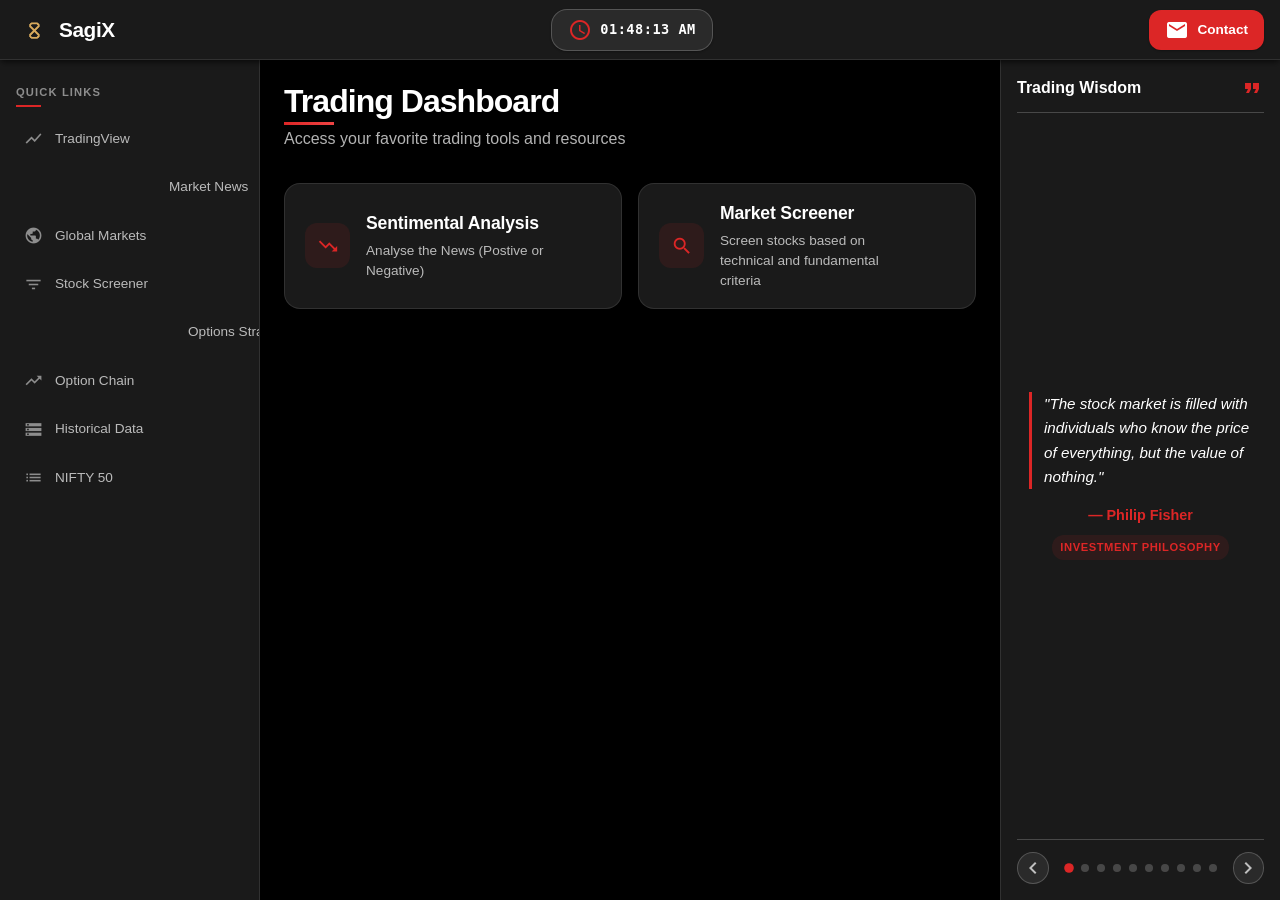
<file: index.html>
<!DOCTYPE html>
<html lang="en">
<head>
    <meta charset="UTF-8">
    <meta name="viewport" content="width=device-width, initial-scale=1.0">
    <title>Sagix - Trading Dashboard</title>
    <link rel="stylesheet" href="./static/css/main-style.css">
    <link href="https://fonts.googleapis.com/icon?family=Material+Icons" rel="stylesheet">
</head>
<body>
    <!-- Header -->
    <header class="header">
        <div class="header-content">
            <div class="header-left">
                <div class="logo">
                <img src="logo.png" alt="sagix logo" class="logo-img">
                    <h1 class="logo-text">SagiX</h1>
                </div>
            </div>
            
            <div class="header-center">
                <div class="clock-container">
                    <span class="material-icons clock-icon">schedule</span>
                    <div id="live-clock" class="live-clock">--:--:-- --</div>
                </div>
            </div>
            
            <div class="header-right">
                <button class="contact-btn">
                    <span class="material-icons">mail</span>
                    <span class="contact-text">Contact</span>
                </button>
                <button class="mobile-menu-btn" id="mobile-menu-btn">
                    <span class="material-icons">menu</span>
                </button>
            </div>
        </div>
    </header>

    <!-- Mobile Menu Overlay -->
    <div class="mobile-menu-overlay" id="mobile-menu-overlay"></div>

    <!-- Main Layout Container -->
    <div class="main-layout">
        <!-- Sidebar -->
        <aside class="sidebar" id="sidebar">
            <nav class="sidebar-nav">
                <h3 class="sidebar-title">Quick Links</h3>
                <ul class="sidebar-menu">
                    <li class="sidebar-item">
                        <a href="https://in.tradingview.com/" target="_blank" class="sidebar-link" title="TradingView Charts">
                            <span class="material-icons">show_chart</span>
                            <span class="sidebar-text">TradingView</span>
                        </a>
                    </li>
                    <li class="sidebar-item">
                        <a href="https://in.investing.com/news/stock-market-news" target="_blank" class="sidebar-link" title="Market News">
                            <span class="material-icons">article</span>
                            <span class="sidebar-text">Market News</span>
                        </a>
                    </li>
                    <li class="sidebar-item">
                        <a href="https://www.moneycontrol.com/markets/global-indices/" target="_blank" class="sidebar-link" title="Global Markets">
                            <span class="material-icons">public</span>
                            <span class="sidebar-text">Global Markets</span>
                        </a>
                    </li>
                    <li class="sidebar-item">
                        <a href="https://www.screener.in/" target="_blank" class="sidebar-link" title="Stock Screener">
                            <span class="material-icons">filter_list</span>
                            <span class="sidebar-text">Stock Screener</span>
                        </a>
                    </li>
                    <li class="sidebar-item">
                        <a href="https://sensibull.com/" target="_blank" class="sidebar-link" title="Options Strategy">
                            <span class="material-icons">insights</span>
                            <span class="sidebar-text">Options Strategy</span>
                        </a>
                    </li>
                    <li class="sidebar-item">
                        <a href="https://www.nseindia.com/option-chain" target="_blank" class="sidebar-link" title="Option Chain">
                            <span class="material-icons">trending_up</span>
                            <span class="sidebar-text">Option Chain</span>
                        </a>
                    </li>
                    <li class="sidebar-item">
                        <a href="https://www.niftyindices.com/reports/historical-data" target="_blank" class="sidebar-link" title="Historical Data">
                            <span class="material-icons">storage</span>
                            <span class="sidebar-text">Historical Data</span>
                        </a>
                    </li>
                    <li class="sidebar-item">
                        <a href="https://www.5paisa.com/nifty-50-stocks-list" target="_blank" class="sidebar-link" title="NIFTY 50">
                            <span class="material-icons">list</span>
                            <span class="sidebar-text">NIFTY 50</span>
                        </a>
                    </li>
                </ul>
            </nav>
        </aside>

        <!-- Main Content -->
        <main class="main-content">
            <div class="content-header">
                <h2 class="page-title">Trading Dashboard</h2>
                <p class="page-subtitle">Access your favorite trading tools and resources</p>
            </div>

            <div class="feature-grid">
                <div class="feature-card" data-path="sentiment" oneclick="navigatetoSentiment()">
                    <div class="feature-icon">
                        <span class="material-icons">trending_down</span>
                    </div>
                    <div class="feature-content">
                        <h3 class="feature-title">Sentimental Analysis</h3>
                        <p class="feature-description">Analyse the News (Postive or Negative) </p>
                    </div>
                    <div class="feature-arrow">
                        <span class="material-icons">arrow_forward</span>
                    </div>
                </div>

                <div class="feature-card" data-path="/screener">
                    <div class="feature-icon">
                        <span class="material-icons">search</span>
                    </div>
                    <div class="feature-content">
                        <h3 class="feature-title">Market Screener</h3>
                        <p class="feature-description">Screen stocks based on technical and fundamental criteria</p>
                    </div>
                    <div class="feature-arrow">
                        <span class="material-icons">arrow_forward</span>
                    </div>
                </div>

                <!--<div class="feature-card" data-path="/technical">
                    <div class="feature-icon">
                        <span class="material-icons">trending_up</span>
                    </div>
                    <div class="feature-content">
                        <h3 class="feature-title">Technical Analysis</h3>
                        <p class="feature-description">Advanced charting and technical indicator tools</p>
                    </div>
                    <div class="feature-arrow">
                        <span class="material-icons">arrow_forward</span>
                    </div>
                </div>

                <div class="feature-card" data-path="/options">
                    <div class="feature-icon">
                        <span class="material-icons">account_balance</span>
                    </div>
                    <div class="feature-content">
                        <h3 class="feature-title">Options Tracker</h3>
                        <p class="feature-description">Monitor and analyze options trading opportunities</p>
                    </div>
                    <div class="feature-arrow">
                        <span class="material-icons">arrow_forward</span>
                    </div>
                </div>

                <div class="feature-card" data-path="/risk">
                    <div class="feature-icon">
                        <span class="material-icons">security</span>
                    </div>
                    <div class="feature-content">
                        <h3 class="feature-title">Risk Manager</h3>
                        <p class="feature-description">Calculate and manage your trading risk exposure</p>
                    </div>
                    <div class="feature-arrow">
                        <span class="material-icons">arrow_forward</span>
                    </div>
                </div>

                <div class="feature-card" data-path="/alerts">
                    <div class="feature-icon">
                        <span class="material-icons">notifications</span>
                    </div>
                    <div class="feature-content">
                        <h3 class="feature-title">Market Alerts</h3>
                        <p class="feature-description">Set custom price and volume alerts for stocks</p>
                    </div>
                    <div class="feature-arrow">
                        <span class="material-icons">arrow_forward</span>
                    </div> 
                </div>-->
            </div>
        </main>

        <!--Quotes Panel -->
        <aside class="quotes-panel">
            <div class="quotes-header">
                <h3 class="quotes-title">Trading Wisdom</h3>
                <span class="material-icons quotes-icon">format_quote</span>
            </div>
            <div class="quotes-content">
                <div class="quote-item active" id="current-quote">
                    <blockquote class="quote-text">
                        "The stock market is filled with individuals who know the price of everything, but the value of nothing."
                    </blockquote>
                    <cite class="quote-author">— Philip Fisher</cite>
                    <span class="quote-category">Investment Philosophy</span>
                </div>
            </div>
            <div class="quotes-controls">
                <button class="quote-nav-btn" id="prev-quote" aria-label="Previous quote">
                    <span class="material-icons">chevron_left</span>
                </button>
                <div class="quote-indicators" id="quote-indicators">
                    <!-- Dynamically populated -->
                </div>
                <button class="quote-nav-btn" id="next-quote" aria-label="Next quote">
                    <span class="material-icons">chevron_right</span>
                </button>
            </div>
        </aside>
    </div>

    

    <script src="./static/js/main-app.js"></script>
</body>
</html>
</file>
<file: static/css/main-style.css>
/* Trading Dashboard CSS - Professional Black & Red Theme (Compact Version) */
:root {
  /* Primary Color Palette */
  --color-black: #000000;
  --color-black-light: #1a1a1a;
  --color-black-medium: #2a2a2a;
  --color-white: #ffffff;
  --color-white-soft: #f8f8f8;
  
  /* Red Palette */
  --color-red-primary: #dc2626;
  --color-red-hover: #b91c1c;
  --color-red-light: #ef4444;
  --color-red-dark: #991b1b;
  --color-red-50: rgba(220, 38, 38, 0.05);
  --color-red-100: rgba(220, 38, 38, 0.1);
  --color-red-200: rgba(220, 38, 38, 0.2);
  
  /* Theme Colors */
  --color-background: var(--color-black);
  --color-surface: var(--color-black-light);
  --color-surface-elevated: var(--color-black-medium);
  --color-text-primary: var(--color-white);
  --color-text-secondary: rgba(255, 255, 255, 0.7);
  --color-text-muted: rgba(255, 255, 255, 0.5);
  --color-primary: var(--color-red-primary);
  --color-primary-hover: var(--color-red-hover);
  --color-border: rgba(255, 255, 255, 0.1);
  --color-border-strong: rgba(255, 255, 255, 0.2);
  
  /* Shadows */
  --shadow-sm: 0 1px 2px 0 rgba(0, 0, 0, 0.3);
  --shadow-md: 0 4px 6px -1px rgba(0, 0, 0, 0.4), 0 2px 4px -1px rgba(0, 0, 0, 0.3);
  --shadow-lg: 0 10px 15px -3px rgba(0, 0, 0, 0.5), 0 4px 6px -2px rgba(0, 0, 0, 0.3);
  --shadow-red: 0 0 20px rgba(220, 38, 38, 0.3);
  --shadow-red-glow: 0 0 30px rgba(220, 38, 38, 0.4);
  
  /* Layout - Reduced Sizes */
  --header-height: 60px;
  --sidebar-width: 260px;
  --sidebar-collapsed: 70px;
  --quotes-width: 280px;
  
  /* Transitions */
  --transition-fast: 0.2s cubic-bezier(0.4, 0, 0.2, 1);
  --transition-normal: 0.3s cubic-bezier(0.4, 0, 0.2, 1);
  --transition-slow: 0.4s cubic-bezier(0.4, 0, 0.2, 1);
  
  /* Border Radius */
  --radius-sm: 4px;
  --radius-md: 8px;
  --radius-lg: 12px;
  --radius-xl: 16px;
  --radius-2xl: 20px;
  
  /* Spacing - Reduced */
  --space-1: 0.25rem;
  --space-2: 0.5rem;
  --space-3: 0.75rem;
  --space-4: 1rem;
  --space-5: 1.25rem;
  --space-6: 1.5rem;
  --space-8: 2rem;
  --space-10: 2.5rem;
  --space-12: 3rem;
  --space-16: 4rem;
}

/* Base Styles */
* {
  margin: 0;
  padding: 0;
  box-sizing: border-box;
}

body {
  font-family: -apple-system, BlinkMacSystemFont, 'Segoe UI', 'Inter', Roboto, sans-serif;
  background-color: var(--color-background);
  color: var(--color-text-primary);
  line-height: 1.5;
  font-size: 14px;
  overflow-x: hidden;
  font-feature-settings: 'cv04', 'cv03', 'cv02', 'cv01';
}

/* Header Styles */
.header {
  position: fixed;
  top: 0;
  left: 0;
  right: 0;
  height: var(--header-height);
  background: var(--color-surface);
  backdrop-filter: blur(20px);
  border-bottom: 1px solid var(--color-border);
  z-index: 1000;
  box-shadow: var(--shadow-md);
}

.header-content {
  display: flex;
  align-items: center;
  justify-content: space-between;
  height: 100%;
  padding: 0 var(--space-4);
  max-width: 100%;
}

.header-left {
  display: flex;
  align-items: center;
  min-width: 0;
}

.logo {
  display: flex;
  align-items: center;
  gap: var(--space-2);
  transition: transform var(--transition-fast);
  cursor: pointer;
}

.logo-img {
  height: 35px;
  width: 35px;
  border-radius: var(--radius-md);
}

.logo-text {
  font-size: 1.3rem;
  font-weight: 800;
  color: var(--color-text-primary);
  letter-spacing: -0.02em;
  position: relative;
}

.logo-text::after {
  content: '';
  position: absolute;
  bottom: -2px;
  left: 0;
  width: 0;
  height: 2px;
  background: var(--color-primary);
  transition: width var(--transition-normal);
}

.logo:hover .logo-text::after {
  width: 100%;
}

.logo:hover {
  transform: translateY(-1px);
}

.header-center {
  flex: 1;
  display: flex;
  justify-content: center;
  min-width: 0;
}

.clock-container {
  display: flex;
  align-items: center;
  gap: var(--space-2);
  background: var(--color-surface-elevated);
  padding: var(--space-2) var(--space-4);
  border-radius: var(--radius-xl);
  border: 1px solid var(--color-border-strong);
  box-shadow: var(--shadow-sm);
  transition: all var(--transition-fast);
}

.clock-container:hover {
  border-color: var(--color-primary);
  box-shadow: var(--shadow-red);
}

.clock-icon {
  color: var(--color-primary);
  font-size: 1.1rem;
}

.live-clock {
  font-family: 'SF Mono', 'Monaco', 'Cascadia Code', monospace;
  font-weight: 600;
  color: var(--color-text-primary);
  font-size: 0.85rem;
  white-space: nowrap;
  letter-spacing: 0.5px;
}

.header-right {
  display: flex;
  align-items: center;
  gap: var(--space-3);
}

.contact-btn {
  display: flex;
  align-items: center;
  gap: var(--space-2);
  background: var(--color-primary);
  color: var(--color-white);
  border: none;
  padding: var(--space-2) var(--space-4);
  border-radius: var(--radius-lg);
  font-weight: 600;
  font-size: 0.85rem;
  cursor: pointer;
  transition: all var(--transition-fast);
  box-shadow: var(--shadow-sm);
  position: relative;
  overflow: hidden;
}

.contact-btn::before {
  content: '';
  position: absolute;
  top: 0;
  left: -100%;
  width: 100%;
  height: 100%;
  background: linear-gradient(90deg, transparent, rgba(255, 255, 255, 0.2), transparent);
  transition: left var(--transition-normal);
}

.contact-btn:hover::before {
  left: 100%;
}

.contact-btn:hover {
  background: var(--color-primary-hover);
  transform: translateY(-2px);
  box-shadow: var(--shadow-red-glow);
}

.mobile-menu-btn {
  display: none;
  background: var(--color-surface-elevated);
  border: 1px solid var(--color-border);
  color: var(--color-text-primary);
  cursor: pointer;
  padding: var(--space-2);
  border-radius: var(--radius-md);
  transition: all var(--transition-fast);
}

.mobile-menu-btn:hover {
  background: var(--color-primary);
  border-color: var(--color-primary);
}

/* Mobile Menu Overlay */
.mobile-menu-overlay {
  position: fixed;
  top: 0;
  left: 0;
  right: 0;
  bottom: 0;
  background: rgba(0, 0, 0, 0.8);
  backdrop-filter: blur(10px);
  z-index: 998;
  opacity: 0;
  visibility: hidden;
  transition: all var(--transition-normal);
}

.mobile-menu-overlay.active {
  opacity: 1;
  visibility: visible;
}

/* Main Layout Container */
.main-layout {
  display: flex;
  margin-top: var(--header-height);
  min-height: calc(100vh - var(--header-height));
  position: relative;
}

/* Sidebar */
.sidebar {
  width: var(--sidebar-width);
  background: var(--color-surface);
  border-right: 1px solid var(--color-border);
  overflow-y: auto;
  flex-shrink: 0;
  height: calc(100vh - var(--header-height));
  position: sticky;
  top: var(--header-height);
}

.sidebar-nav {
  padding: var(--space-6) 0;
}

.sidebar-title {
  font-size: 0.7rem;
  font-weight: 700;
  color: var(--color-text-muted);
  text-transform: uppercase;
  letter-spacing: 0.1em;
  margin: 0 var(--space-4) var(--space-4);
  position: relative;
}

.sidebar-title::after {
  content: '';
  position: absolute;
  bottom: -6px;
  left: 0;
  width: 25px;
  height: 2px;
  background: var(--color-primary);
}

.sidebar-menu {
  list-style: none;
}

.sidebar-item {
  margin-bottom: var(--space-1);
}

.sidebar-link {
  display: flex;
  align-items: center;
  gap: var(--space-3);
  padding: var(--space-3) var(--space-4);
  color: var(--color-text-secondary);
  text-decoration: none;
  transition: all var(--transition-fast);
  position: relative;
  border-radius: 0;
  margin: 0 var(--space-2);
  font-size: 0.85rem;
}

.sidebar-link::before {
  content: '';
  position: absolute;
  left: 0;
  top: 50%;
  transform: translateY(-50%);
  width: 0;
  height: 0;
  background: var(--color-primary);
  transition: all var(--transition-fast);
  border-radius: 0 var(--radius-sm) var(--radius-sm) 0;
}

.sidebar-link:hover::before {
  width: 3px;
  height: 50%;
}

.sidebar-link:hover {
  background: var(--color-red-50);
  color: var(--color-text-primary);
  border-radius: var(--radius-lg);
}

.sidebar-link:hover .material-icons {
  color: var(--color-primary);
  transform: scale(1.1);
}

.sidebar-link .material-icons {
  font-size: 1.2rem;
  color: var(--color-text-muted);
  transition: all var(--transition-fast);
  flex-shrink: 0;
}

.sidebar-text {
  font-weight: 500;
  white-space: nowrap;
}

/* Main Content */
.main-content {
  flex: 1;
  padding: var(--space-6);
  min-height: calc(100vh - var(--header-height));
  overflow-x: auto;
  background: var(--color-background);
}

.content-header {
  margin-bottom: var(--space-8);
}

.page-title {
  font-size: 2rem;
  font-weight: 900;
  color: var(--color-text-primary);
  margin-bottom: var(--space-2);
  letter-spacing: -0.03em;
  line-height: 1.1;
  position: relative;
}

.page-title::after {
  content: '';
  position: absolute;
  bottom: -6px;
  left: 0;
  width: 50px;
  height: 3px;
  background: linear-gradient(90deg, var(--color-primary), var(--color-red-light));
}

.page-subtitle {
  font-size: 1rem;
  color: var(--color-text-secondary);
  font-weight: 400;
  line-height: 1.5;
}

/* Feature Grid */
.feature-grid {
  display: grid;
  grid-template-columns: repeat(auto-fit, minmax(280px, 1fr));
  gap: var(--space-4);
  width: 100%;
}

.feature-card {
  background: var(--color-surface);
  border: 1px solid var(--color-border);
  border-radius: var(--radius-xl);
  padding: var(--space-4) var(--space-5);
  cursor: pointer;
  transition: all var(--transition-normal);
  display: flex;
  align-items: center;
  gap: var(--space-4);
  position: relative;
  overflow: hidden;
}

.feature-card::before {
  content: '';
  position: absolute;
  top: 0;
  left: 0;
  right: 0;
  height: 3px;
  background: linear-gradient(90deg, var(--color-primary), var(--color-red-light));
  transform: scaleX(0);
  transform-origin: left;
  transition: transform var(--transition-normal);
}

.feature-card:hover::before {
  transform: scaleX(1);
}

.feature-card:hover {
  transform: translateY(-3px);
  box-shadow: var(--shadow-red);
  border-color: var(--color-primary);
  background: var(--color-surface-elevated);
}

.feature-icon {
  display: flex;
  align-items: center;
  justify-content: center;
  width: 45px;
  height: 45px;
  background: var(--color-red-100);
  border-radius: var(--radius-lg);
  flex-shrink: 0;
  transition: all var(--transition-normal);
  position: relative;
}

.feature-card:hover .feature-icon {
  background: var(--color-primary);
  transform: scale(1.05) rotate(3deg);
  box-shadow: var(--shadow-red);
}

.feature-icon .material-icons {
  font-size: 1.4rem;
  color: var(--color-primary);
  transition: color var(--transition-normal);
}

.feature-card:hover .feature-icon .material-icons {
  color: var(--color-white);
}

.feature-content {
  flex: 1;
  min-width: 0;
}

.feature-title {
  font-size: 1.1rem;
  font-weight: 700;
  color: var(--color-text-primary);
  margin-bottom: var(--space-1);
  letter-spacing: -0.01em;
}

.feature-description {
  color: var(--color-text-secondary);
  line-height: 1.5;
  font-size: 0.85rem;
}

.feature-arrow {
  opacity: 0;
  transform: translateX(-10px);
  transition: all var(--transition-normal);
  color: var(--color-primary);
  flex-shrink: 0;
  font-size: 1.3rem;
}

.feature-card:hover .feature-arrow {
  opacity: 1;
  transform: translateX(0);
}

/* Quotes Panel */
.quotes-panel {
  width: var(--quotes-width);
  background: var(--color-surface);
  border-left: 1px solid var(--color-border);
  padding: var(--space-4);
  flex-shrink: 0;
  overflow-y: auto;
  display: flex;
  flex-direction: column;
  height: calc(100vh - var(--header-height));
  position: sticky;
  top: var(--header-height);
}

.quotes-header {
  display: flex;
  align-items: center;
  justify-content: space-between;
  margin-bottom: var(--space-4);
  padding-bottom: var(--space-3);
  border-bottom: 1px solid var(--color-border-strong);
}

.quotes-title {
  font-size: 1rem;
  font-weight: 700;
  color: var(--color-text-primary);
}

.quotes-icon {
  color: var(--color-primary);
  font-size: 1.4rem;
}

.quotes-content {
  flex: 1;
  display: flex;
  align-items: center;
  justify-content: center;
  position: relative;
  min-height: 300px;
}

.quote-item {
  text-align: center;
  opacity: 1;
  transform: translateY(0);
  transition: all var(--transition-slow);
  width: 100%;
  padding: var(--space-3);
}

.quote-item.fade-out {
  opacity: 0;
  transform: translateY(20px);
}

.quote-text {
  font-size: 0.95rem;
  line-height: 1.6;
  color: var(--color-text-primary);
  font-style: italic;
  margin-bottom: var(--space-4);
  border-left: 3px solid var(--color-primary);
  padding-left: var(--space-3);
  text-align: left;
  font-weight: 400;
}

.quote-author {
  display: block;
  font-weight: 600;
  color: var(--color-primary);
  margin-bottom: var(--space-2);
  font-size: 0.9rem;
}

.quote-category {
  display: inline-block;
  background: var(--color-red-100);
  color: var(--color-primary);
  padding: var(--space-1) var(--space-2);
  border-radius: var(--radius-lg);
  font-size: 0.7rem;
  font-weight: 600;
  text-transform: uppercase;
  letter-spacing: 0.05em;
}

.quotes-controls {
  display: flex;
  align-items: center;
  justify-content: center;
  gap: var(--space-4);
  margin-top: var(--space-4);
  padding-top: var(--space-3);
  border-top: 1px solid var(--color-border-strong);
}

.quote-nav-btn {
  background: var(--color-surface-elevated);
  border: 1px solid var(--color-border-strong);
  border-radius: 50%;
  width: 32px;
  height: 32px;
  display: flex;
  align-items: center;
  justify-content: center;
  cursor: pointer;
  transition: all var(--transition-fast);
  color: var(--color-text-secondary);
  font-size: 1.1rem;
}

.quote-nav-btn:hover {
  background: var(--color-primary);
  border-color: var(--color-primary);
  color: var(--color-white);
  transform: scale(1.05);
}

.quote-indicators {
  display: flex;
  gap: var(--space-2);
}

.quote-indicator {
  width: 8px;
  height: 8px;
  border-radius: 50%;
  background: var(--color-border-strong);
  cursor: pointer;
  transition: all var(--transition-fast);
}

.quote-indicator.active {
  background: var(--color-primary);
  transform: scale(1.2);
}

/* Notification Toast */
.notification-toast {
  position: fixed;
  bottom: var(--space-6);
  right: var(--space-6);
  background: var(--color-surface-elevated);
  border: 1px solid var(--color-border-strong);
  border-radius: var(--radius-xl);
  padding: var(--space-3) var(--space-4);
  box-shadow: var(--shadow-lg);
  transform: translateX(100%);
  transition: transform var(--transition-normal);
  z-index: 1001;
  max-width: 260px;
  backdrop-filter: blur(20px);
}

.notification-toast.show {
  transform: translateX(0);
}

.notification-content {
  display: flex;
  align-items: center;
  gap: var(--space-3);
}

.notification-icon {
  color: var(--color-primary);
  font-size: 1.2rem;
}

.notification-message {
  color: var(--color-text-primary);
  font-weight: 500;
  font-size: 0.85rem;
}

/* Responsive Design */

/* Large Desktop (1200px+) */
@media (min-width: 1200px) {
  .main-layout {
    display: flex;
  }
  
  .sidebar {
    display: flex;
    flex-direction: column;
  }
  
  .quotes-panel {
    display: flex;
  }
  
  .mobile-menu-btn {
    display: none;
  }
}

/* Medium Desktop (992px - 1199px) */
@media (max-width: 1199px) and (min-width: 992px) {
  .sidebar {
    width: var(--sidebar-collapsed);
  }
  
  .sidebar-text {
    display: none;
  }
  
  .sidebar-title {
    display: none;
  }
  
  .sidebar-link {
    justify-content: center;
    padding: var(--space-3);
  }
  
  .quotes-panel {
    display: none;
  }
  
  .mobile-menu-btn {
    display: none;
  }
}

/* Tablet (768px - 991px) */
@media (max-width: 991px) {
  .sidebar {
    position: fixed;
    left: 0;
    top: var(--header-height);
    height: calc(100vh - var(--header-height));
    transform: translateX(-100%);
    width: 280px;
    z-index: 999;
    box-shadow: var(--shadow-lg);
  }
  
  .sidebar.active {
    transform: translateX(0);
  }
  
  .main-layout {
    display: block;
  }
  
  .main-content {
    padding: var(--space-5);
    width: 100%;
  }
  
  .quotes-panel {
    display: none;
  }
  
  .mobile-menu-btn {
    display: flex;
  }
  
  .feature-grid {
    grid-template-columns: repeat(auto-fit, minmax(260px, 1fr));
    gap: var(--space-3);
  }
}

/* Mobile (767px and below) */
@media (max-width: 767px) {
  .header-content {
    padding: 0 var(--space-3);
  }
  
  .logo-text {
    font-size: 1.1rem;
  }
  
  .clock-container {
    display: none;
  }
  
  .main-content {
    padding: var(--space-4);
  }
  
  .page-title {
    font-size: 1.6rem;
  }
  
  .page-subtitle {
    font-size: 0.9rem;
  }
  
  .feature-grid {
    grid-template-columns: 1fr;
    gap: var(--space-3);
  }
  
  .feature-card {
    padding: var(--space-3) var(--space-4);
  }
  
  .feature-title {
    font-size: 1rem;
  }
  
  .feature-description {
    font-size: 0.8rem;
  }
}

/* Small Mobile (479px and below) */
@media (max-width: 479px) {
  .header-content {
    padding: 0 var(--space-2);
  }
  
  .logo-text {
    font-size: 1rem;
  }
  
  .main-content {
    padding: var(--space-3);
  }
  
  .page-title {
    font-size: 1.4rem;
  }
  
  .feature-card {
    flex-direction: column;
    text-align: center;
    gap: var(--space-3);
    padding: var(--space-3);
  }
  
  .feature-arrow {
    display: none;
  }
}

/* Touch Device Optimizations */
@media (hover: none) {
  .feature-card:hover {
    transform: none;
  }
  
  .feature-card:active {
    transform: scale(0.98);
  }
  
  .sidebar-link:hover {
    background: transparent;
  }
  
  .sidebar-link:active {
    background: var(--color-red-50);
  }
}

/* Reduced Motion */
@media (prefers-reduced-motion: reduce) {
  * {
    animation-duration: 0.01ms !important;
    animation-iteration-count: 1 !important;
    transition-duration: 0.01ms !important;
  }
}

/* High Contrast Mode */
@media (prefers-contrast: high) {
  :root {
    --color-border: var(--color-white);
    --color-border-strong: var(--color-white);
  }
  
  .feature-card {
    border-width: 2px;
  }
}
</file>
